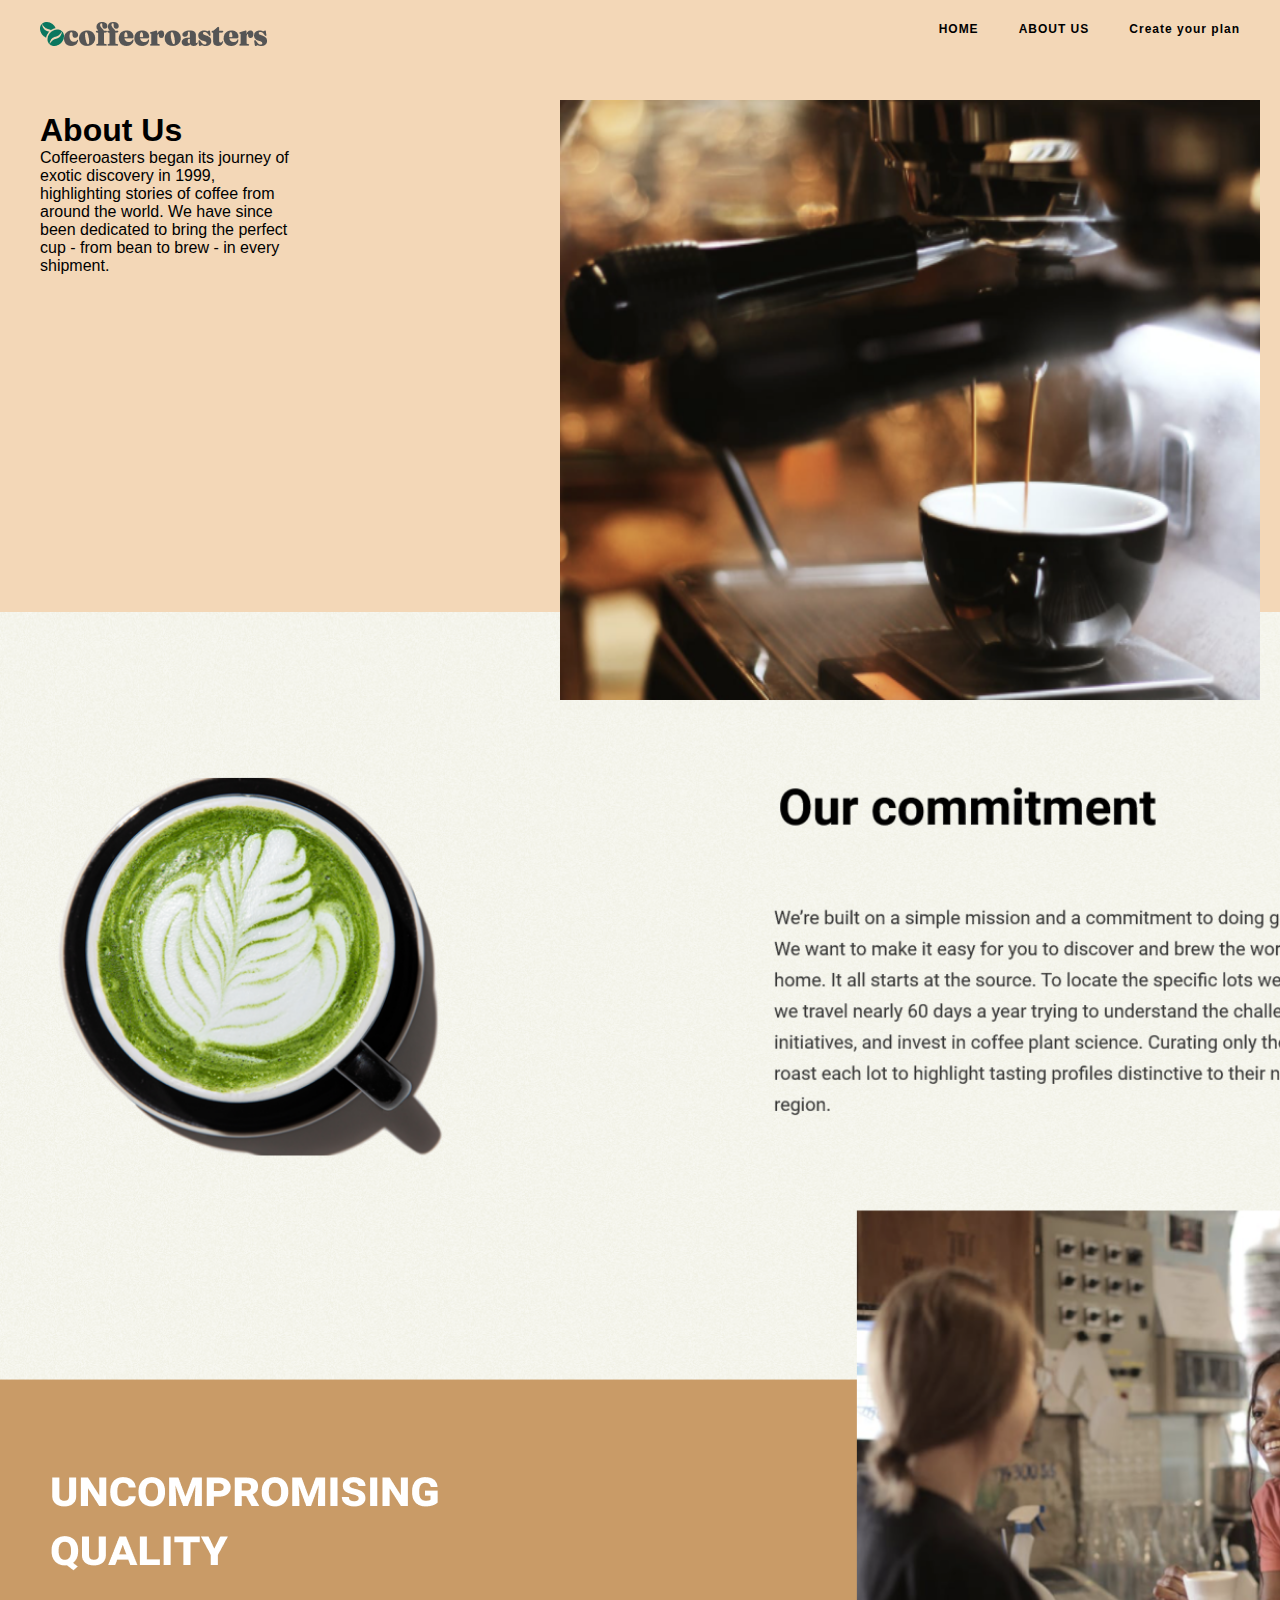
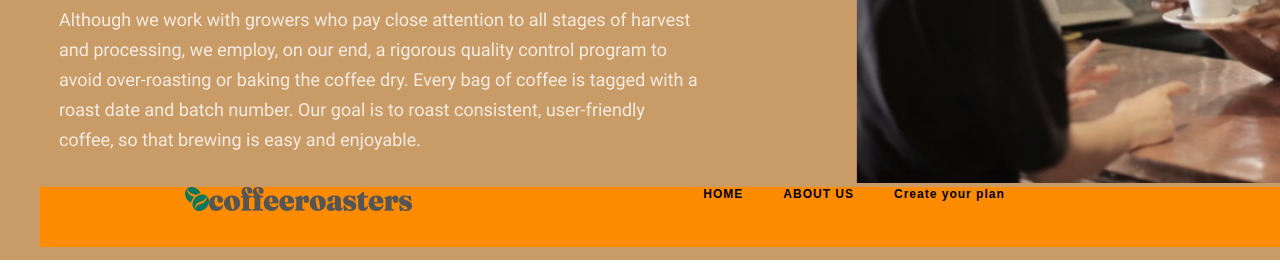
<file: abobe.html>
<!DOCTYPE html>
<html lang="en">
<head>
    <meta charset="UTF-8">
    <meta name="viewport" content="width=device-width, initial-scale=1.0">
    <title>Document</title>
    <link rel="stylesheet" href="./main.css">
</head>
<body>
    <header>
        <div class="container">
            <div class="header_menu">
                <div class="ban">
                    <img src="./images/Group 3614 (1).png" alt="">
                </div>
                <nav class="navbar">
                    <ul>
                        <li class="header_item"> 
                            <a class="mojno" href="./index.html">HOME</a>
                        </li>
                        <li class="header_item"> 
                            <a class="mojno" href="#">ABOUT US</a>
                        </li>
                        <li class="header_item"> 
                            <a class="mojno" href="#">Create your plan</a>
                        </li>
                    </ul>
                </nav>
            </div>
            <div class="header_content">
                <div class="mo">
                    <h1>About Us</h1>
                    <p>Coffeeroasters began its journey of exotic discovery in 1999, highlighting stories of coffee from around the world. We have since been dedicated to bring the perfect cup - from bean to brew - in every shipment.</p>
                </div>
                <div class="ygul">
                  <img class="igyu" src="./images/Rectangle 679.png" alt="">
                </div>
            </div>
        </div>
    </header>
    <main class="bob">
        <section>
            <img class="avava" src="./images/2.png" alt="">
        </section>
        <section class="nani">
            <img src="./images/Group 3616.png" alt="">
        </section>
    </main>
    <footer>
        <div class="container">
            <div class="nan">
                <div class="logo">
                    <img src="./images/Group 3614 (1).png" alt="">
                </div>
                <nav class="navbar">
                    <ul>
                        <li class="header_item"> 
                            <a class="mojno" href="./index.html">HOME</a>
                        </li>
                        <li class="header_item"> 
                            <a class="mojno" href="#">ABOUT US</a>
                        </li>
                        <li class="header_item"> 
                            <a class="mojno" href="#">Create your plan</a>
                        </li>
                    </ul>
                </nav>
            <div class="mama">
                <img src="./images/Path (1).svg" alt="">
                <img src="./images/Path.png" alt="">
                <img src="./images/Shape.svg" alt="">
            </div>
        </div>
    </footer>
</body>
</html>
</file>
<file: main.css>
*{
    margin: 0;
    padding: 0;
    box-sizing: border-box;
    list-style: none;
    text-decoration: none;
    font-family: "Roboto", sans-serif;

}

header{
    background-color: rgba(243, 215, 183, 1);
}

.container{
    width: 1200px;
    max-width: 100%;
    margin: 0 auto;
}

.header_menu{
    padding: 22px 0;
    display: flex;
    justify-content: space-between;
}

.navbar ul{
    display: flex;
    gap: 40px;
    font-size: 12px;
    font-weight: 700;
    letter-spacing: 1px;
    color: black;
}
.header_content{
width: 1000px;
height: 500px;
background-color: rgba(243, 215, 183, 1);
margin-top: 40px;
display: flex;
justify-content: space-between;
}
.guv{
    margin-top: 25px;
}
.igyu{
    right: 20px;
    top: 100px;
    bottom: -40px; 
    position: absolute;
    z-index: 2;
    height: 600px;
    width: 700px;
}
.xfyj{
z-index: 2;
}
.mo{
    width: 250px;
}
.mojno{
  color: black;  
}
.main{
    background-color: chocolate;
    width: 150px;
    height: 50px;
    font-size: 20px;
    margin-top: 50px;
    color: white;
}
.avava{
    z-index: 3;
    width: 1500px;
}
.nan{
    display: flex;
    justify-content: space-around;
    background-color: darkorange;
    width: 1500px;
    margin-left: 0;
    height: 60px;
}
.go{
    margin-left: 0px;
}
.nani{
    position: absolute;
    top: 1350px;
    z-index: -1;
}
.bob{
    height: -850px;
}
</file>
